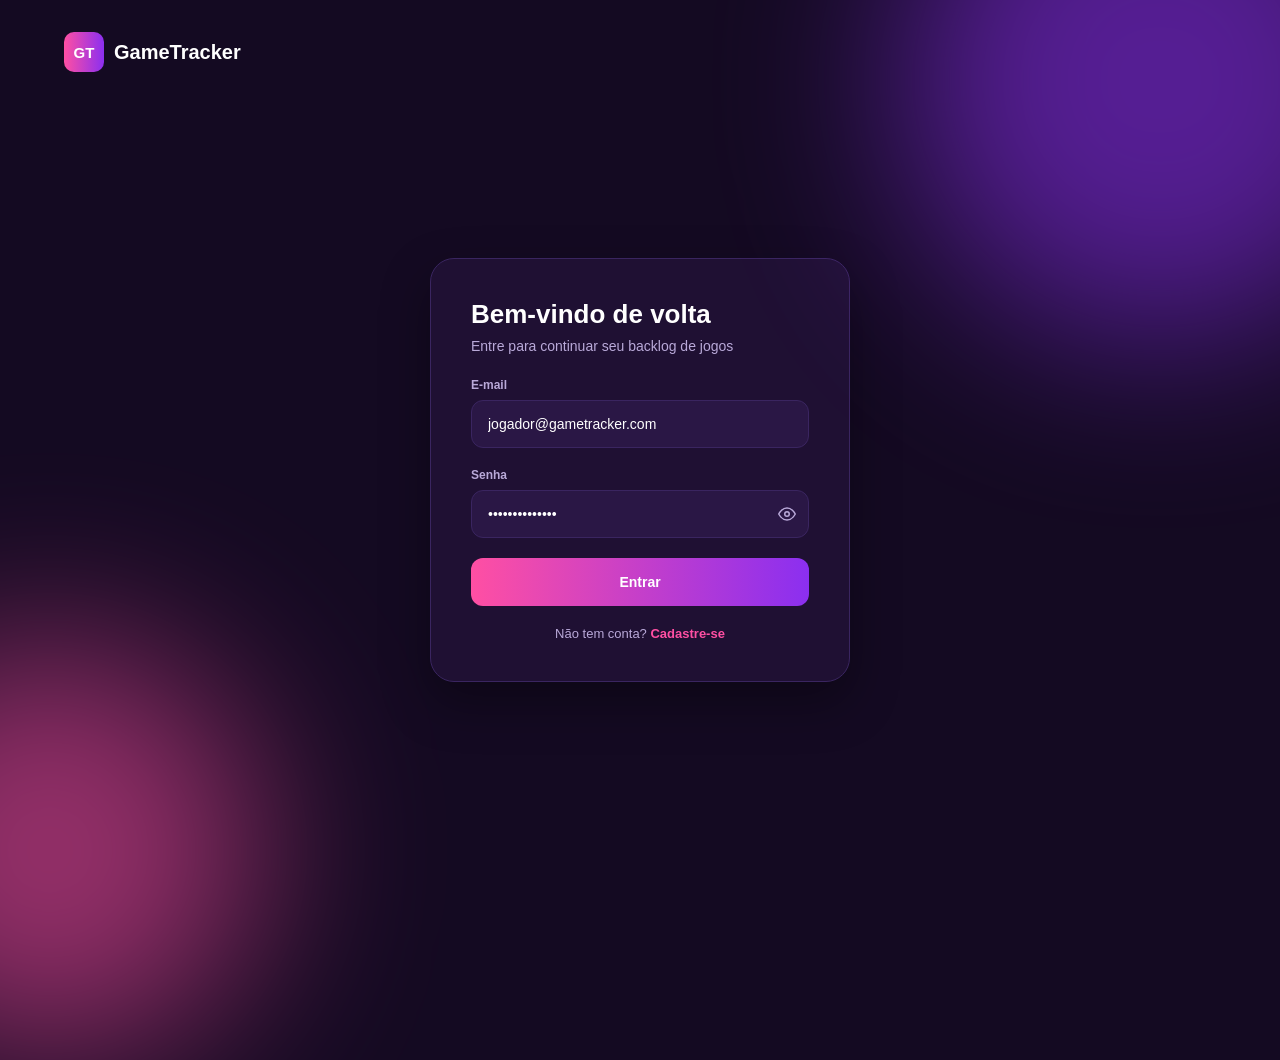
<file: index.html>
<!DOCTYPE html>
<html lang="pt-BR">
<head>
<meta charset="UTF-8">
<meta name="viewport" content="width=device-width, initial-scale=1.0">
<title>GameTracker · Entrar</title>
<link rel="icon" href="data:image/svg+xml,%3Csvg xmlns='http://www.w3.org/2000/svg' viewBox='0 0 40 40'%3E%3Cdefs%3E%3ClinearGradient id='g' x1='0' y1='0' x2='1' y2='1'%3E%3Cstop offset='0' stop-color='%23ff4fa3'/%3E%3Cstop offset='1' stop-color='%238b2ff0'/%3E%3C/linearGradient%3E%3C/defs%3E%3Crect width='40' height='40' rx='10' fill='url(%23g)'/%3E%3Ctext x='20' y='26' font-family='Arial' font-weight='bold' font-size='15' fill='white' text-anchor='middle'%3EGT%3C/text%3E%3C/svg%3E">
<!-- Projeto 100% offline: sem CDNs externos. Tipografia usa a stack de fontes do sistema (ver shared/base.css). -->
<link rel="stylesheet" href="shared/base.css">
<link rel="stylesheet" href="index.css">
</head>
<body class="page-login">

<div id="toast-container" class="toast-container" aria-live="polite"></div>

<div class="blob blob-pink blob-login-1" aria-hidden="true"></div>
<div class="blob blob-purple blob-login-2" aria-hidden="true"></div>

<header class="brand-header">
  <div class="brand">
    <div class="brand-mark">GT</div>
    <span class="brand-name">GameTracker</span>
  </div>
</header>

<main class="center-stage">
  <div class="card login-card">
    <h1 class="card-title">Bem-vindo de volta</h1>
    <p class="card-subtitle">Entre para continuar seu backlog de jogos</p>

    <form id="login-form" novalidate>
      <div class="field">
        <label for="login-email">E-mail</label>
        <input type="email" id="login-email" name="email" placeholder="voce@email.com" autocomplete="username" value="jogador@gametracker.com">
      </div>
      <div class="field">
        <label for="login-password">Senha</label>
        <div class="password-wrap">
          <input type="password" id="login-password" name="password" placeholder="••••••••" autocomplete="current-password" value="gametracker123">
          <button type="button" id="toggle-password" class="password-toggle" aria-label="Mostrar senha" aria-pressed="false">
            <svg id="icon-eye" xmlns="http://www.w3.org/2000/svg" viewBox="0 0 24 24" fill="none" stroke="currentColor" stroke-width="2" stroke-linecap="round" stroke-linejoin="round">
              <path d="M1 12s4-8 11-8 11 8 11 8-4 8-11 8-11-8-11-8Z"></path>
              <circle cx="12" cy="12" r="3"></circle>
            </svg>
            <svg id="icon-eye-off" hidden xmlns="http://www.w3.org/2000/svg" viewBox="0 0 24 24" fill="none" stroke="currentColor" stroke-width="2" stroke-linecap="round" stroke-linejoin="round">
              <path d="M17.94 17.94A10.94 10.94 0 0 1 12 20c-7 0-11-8-11-8a21.8 21.8 0 0 1 5.06-6.06"></path>
              <path d="M9.9 4.24A10.94 10.94 0 0 1 12 4c7 0 11 8 11 8a21.8 21.8 0 0 1-2.16 3.19"></path>
              <path d="M14.12 14.12a3 3 0 1 1-4.24-4.24"></path>
              <line x1="1" y1="1" x2="23" y2="23"></line>
            </svg>
          </button>
        </div>
      </div>
      <p id="login-error" class="field-error" role="alert" hidden></p>
      <button type="submit" class="btn btn-primary btn-block">Entrar</button>
      <p class="helper-line">
        Não tem conta? <a href="#" id="signup-link" class="link-strong">Cadastre-se</a>
      </p>
    </form>
  </div>
</main>

<script src="shared/data.js"></script>
<script src="shared/ui.js"></script>
<script src="script.js"></script>
</body>
</html>
</file>
<file: shared/base.css>
/* =========================================================
   GameTracker — Base compartilhada entre todas as telas
   (design tokens extraídos do Figma, reset e componentes
   reutilizados em mais de uma tela: botões, cards, campos,
   toasts, modal de confirmação, blobs decorativos, etc.)
   ========================================================= */
:root {
  --bg: #140a22;
  --card-bg: #1f1033;
  --input-bg: #2a1745;
  --border: #3a2560;
  --text-white: #ffffff;
  --text-muted: #b9a9d9;
  --pink: #ff4fa3;
  --purple: #8b2ff0;
  --tag-neutral: #6b5c94;
  --danger: #ef4444;
  --danger-bg: rgba(239, 68, 68, 0.12);
  --gradient: linear-gradient(90deg, var(--pink) 0%, var(--purple) 100%);
  --radius-lg: 24px;
  --radius-md: 16px;
  --radius-sm: 12px;
  --radius-xs: 10px;
  --radius-pill: 999px;
  --shadow-card: 0 20px 48px 0 rgba(0, 0, 0, 0.35);
  --container-max: 1312px;
  --side-pad: 64px;
}

* { box-sizing: border-box; }

/* Garante que o atributo [hidden] sempre vença regras de display mais específicas (ex.: .btn). */
[hidden] { display: none !important; }

html, body {
  margin: 0;
  padding: 0;
  background: var(--bg);
  color: var(--text-white);
  font-family: 'Inter', -apple-system, BlinkMacSystemFont, 'Segoe UI', Roboto, sans-serif;
  min-height: 100%;
}

body {
  overflow-x: hidden;
  position: relative;
  min-height: 100vh;
}

h1, h2, p, ul { margin: 0; }

button, input {
  font-family: inherit;
  color: inherit;
}

a { color: inherit; text-decoration: none; }

/* ---------------------------------------------------------
   Decorative background blobs (posições específicas ficam
   no CSS de cada tela: index.css / jogo.css)
   --------------------------------------------------------- */
.blob {
  position: absolute;
  border-radius: 50%;
  filter: blur(90px);
  opacity: 0.55;
  pointer-events: none;
  z-index: 0;
}
.blob-pink { background: var(--pink); }
.blob-purple { background: var(--purple); }

/* ---------------------------------------------------------
   Layout shells (biblioteca + jogo)
   --------------------------------------------------------- */
.page-shell {
  position: relative;
  z-index: 1;
  max-width: 1440px;
  margin: 0 auto;
  padding: 32px var(--side-pad) 48px;
  min-height: 100vh;
  display: flex;
  flex-direction: column;
}

.center-stage {
  flex: 1 0 0;
  display: flex;
  align-items: center;
  justify-content: center;
  min-height: 0;
  padding: 40px 16px;
}

.brand { display: flex; align-items: center; gap: 10px; }

.brand-mark {
  width: 40px;
  height: 40px;
  border-radius: var(--radius-xs);
  background: var(--gradient);
  display: flex;
  align-items: center;
  justify-content: center;
  font-weight: 700;
  font-size: 15px;
  flex-shrink: 0;
}

.brand-name { font-weight: 700; font-size: 20px; }

/* ---------------------------------------------------------
   Cards (login + jogo)
   --------------------------------------------------------- */
.card {
  background: var(--card-bg);
  border: 1px solid var(--border);
  border-radius: var(--radius-lg);
  box-shadow: var(--shadow-card);
  padding: 40px;
  width: 100%;
}

.card-title { font-size: 26px; font-weight: 700; margin-bottom: 8px; }
.card-subtitle { font-size: 14px; color: var(--text-muted); margin-bottom: 24px; }

/* ---------------------------------------------------------
   Form fields (login + jogo)
   --------------------------------------------------------- */
.field { display: flex; flex-direction: column; gap: 8px; margin-bottom: 20px; }
.field-label, .field label {
  font-size: 12px;
  font-weight: 600;
  color: var(--text-muted);
}

.field input[type="text"],
.field input[type="email"],
.field input[type="password"] {
  background: var(--input-bg);
  border: 1px solid var(--border);
  border-radius: var(--radius-sm);
  height: 48px;
  padding: 0 16px;
  font-size: 14px;
  color: var(--text-white);
  width: 100%;
  transition: border-color .15s ease, box-shadow .15s ease;
}

.field input::placeholder { color: var(--text-muted); }

.field input:focus {
  outline: none;
  border-color: var(--pink);
  box-shadow: 0 0 0 3px rgba(255, 79, 163, 0.22);
}

.field input.invalid { border-color: var(--danger); }

.field-error {
  font-size: 12px;
  color: var(--danger);
  margin: -4px 0 0;
}

/* ---------------------------------------------------------
   Buttons (login + biblioteca + jogo)
   --------------------------------------------------------- */
.btn {
  border: none;
  cursor: pointer;
  border-radius: var(--radius-sm);
  font-weight: 700;
  font-size: 14px;
  height: 48px;
  padding: 0 20px;
  display: inline-flex;
  align-items: center;
  justify-content: center;
  gap: 6px;
  transition: transform .08s ease, filter .15s ease, opacity .15s ease;
  white-space: nowrap;
}

.btn:active { transform: scale(0.98); }
.btn:focus-visible { outline: 2px solid var(--pink); outline-offset: 2px; }

.btn-block { width: 100%; }

.btn-primary { background: var(--gradient); color: #fff; }
.btn-primary:hover { filter: brightness(1.08); }
.btn-primary:disabled { opacity: 0.6; cursor: not-allowed; }

.btn-secondary { background: var(--input-bg); border: 1px solid var(--border); color: var(--text-muted); }
.btn-secondary:hover { color: #fff; border-color: var(--pink); }

.btn-ghost { background: transparent; border: 1px solid var(--border); color: var(--text-muted); }
.btn-ghost:hover { color: #fff; border-color: var(--pink); }

.btn-danger { background: var(--danger-bg); border: 1px solid rgba(239,68,68,0.4); color: #fca5a5; }
.btn-danger:hover { background: rgba(239,68,68,0.2); }

.btn-danger-solid { background: var(--danger); color: #fff; }
.btn-danger-solid:hover { filter: brightness(1.1); }

.btn-sm { height: 40px; padding: 0 18px; font-size: 14px; }

.icon-btn {
  width: 36px;
  height: 36px;
  border-radius: var(--radius-xs);
  background: var(--input-bg);
  border: 1px solid var(--border);
  color: #fff;
  font-size: 16px;
  font-weight: 700;
  cursor: pointer;
  display: inline-flex;
  align-items: center;
  justify-content: center;
}
.icon-btn:hover { border-color: var(--pink); }

/* ---------------------------------------------------------
   App header (biblioteca + jogo)
   --------------------------------------------------------- */
.app-header {
  position: relative;
  z-index: 1;
  display: flex;
  align-items: center;
  justify-content: space-between;
  margin-bottom: 32px;
}

.app-body {
  position: relative;
  z-index: 1;
  flex: 1 0 0;
  display: flex;
  flex-direction: column;
  gap: 28px;
  min-height: 0;
}

/* ---------------------------------------------------------
   Toasts (login + biblioteca + jogo)
   --------------------------------------------------------- */
.toast-container {
  position: fixed;
  top: 20px;
  right: 20px;
  z-index: 1000;
  display: flex;
  flex-direction: column;
  gap: 10px;
  max-width: calc(100vw - 40px);
}

.toast {
  background: var(--card-bg);
  border: 1px solid var(--border);
  border-left: 4px solid var(--pink);
  border-radius: var(--radius-sm);
  padding: 12px 16px;
  font-size: 13px;
  font-weight: 600;
  box-shadow: var(--shadow-card);
  animation: toast-in .2s ease;
  max-width: 320px;
}

.toast.danger { border-left-color: var(--danger); }

@keyframes toast-in {
  from { opacity: 0; transform: translateX(12px); }
  to { opacity: 1; transform: translateX(0); }
}

/* ---------------------------------------------------------
   Modal de confirmação — substitui window.confirm (biblioteca + jogo)
   --------------------------------------------------------- */
.modal-overlay {
  position: fixed;
  inset: 0;
  background: rgba(10, 5, 18, 0.6);
  backdrop-filter: blur(2px);
  display: flex;
  align-items: center;
  justify-content: center;
  z-index: 2000;
  padding: 20px;
}

.modal-card {
  background: var(--card-bg);
  border: 1px solid var(--border);
  border-radius: var(--radius-lg);
  box-shadow: var(--shadow-card);
  padding: 28px;
  width: 100%;
  max-width: 380px;
  animation: toast-in .15s ease;
}

.modal-title { font-size: 15px; line-height: 1.5; margin-bottom: 24px; }
.modal-actions { display: flex; gap: 12px; }
.modal-actions .btn { flex: 1; }

/* =========================================================
   Responsive — Tablet
   ========================================================= */
@media (max-width: 1024px) {
  :root { --side-pad: 40px; }
}

/* =========================================================
   Responsive — Mobile (telas Figma "Mobile")
   ========================================================= */
@media (max-width: 640px) {
  :root { --side-pad: 20px; }

  .page-shell { padding: 24px 20px 40px; }

  .brand-mark { width: 32px; height: 32px; font-size: 13px; }
  .brand-name { font-size: 17px; }

  .card { padding: 28px 24px; border-radius: 20px; }
  .card-title { font-size: 22px; }

  .app-header { margin-bottom: 24px; }

  .blob { filter: blur(60px); opacity: 0.4; }
}
</file>
<file: index.css>
/* =========================================================
   GameTracker — Tela de Login (index.html)
   Depende de shared/base.css (tokens, reset, botões, cards,
   campos, toasts).
   ========================================================= */

/* ---------------------------------------------------------
   Blobs decorativos desta tela
   --------------------------------------------------------- */
.blob-login-1 { width: 420px; height: 420px; left: -160px; top: 640px; }
.blob-login-2 { width: 520px; height: 520px; right: -140px; top: -180px; }

/* ---------------------------------------------------------
   Cabeçalho da marca (exclusivo do login — biblioteca/jogo
   usam .app-header)
   --------------------------------------------------------- */
.brand-header {
  position: relative;
  z-index: 1;
  padding: 32px var(--side-pad) 0;
}

body.page-login .center-stage { min-height: calc(100vh - 104px); }

/* ---------------------------------------------------------
   Card de login
   --------------------------------------------------------- */
.login-card { max-width: 420px; }

/* ---------------------------------------------------------
   Campo de senha com botão de mostrar/ocultar ("olhinho")
   --------------------------------------------------------- */
.password-wrap { position: relative; }
.password-wrap input { padding-right: 44px; }

.password-toggle {
  position: absolute;
  right: 4px;
  top: 50%;
  transform: translateY(-50%);
  width: 36px;
  height: 36px;
  background: none;
  border: none;
  border-radius: var(--radius-xs);
  color: var(--text-muted);
  cursor: pointer;
  display: flex;
  align-items: center;
  justify-content: center;
}

.password-toggle:hover { color: #fff; }
.password-toggle:focus-visible { outline: 2px solid var(--pink); outline-offset: 2px; }
.password-toggle svg { width: 18px; height: 18px; }

/* ---------------------------------------------------------
   Link "Cadastre-se"
   --------------------------------------------------------- */
.helper-line {
  text-align: center;
  font-size: 13px;
  color: var(--text-muted);
  margin-top: 20px;
}

.link-strong { color: var(--pink); font-weight: 700; cursor: pointer; }
.link-strong:hover { text-decoration: underline; }

/* =========================================================
   Responsive — Mobile
   ========================================================= */
@media (max-width: 640px) {
  .brand-header { padding: 24px 20px 0; }
}
</file>
<file: biblioteca/biblioteca.css>
/* =========================================================
   GameTracker — Tela da Biblioteca (biblioteca.html)
   Depende de ../shared/base.css (tokens, reset, botões,
   page-shell, app-header, app-body, toasts, modal).
   ========================================================= */

.header-actions { display: flex; align-items: center; gap: 10px; }

.page-title h1 { font-size: 28px; font-weight: 700; }
.page-title p { font-size: 14px; color: var(--text-muted); margin-top: 4px; }

/* ---------------------------------------------------------
   Filter tabs
   --------------------------------------------------------- */
.filter-tabs { display: flex; flex-wrap: wrap; gap: 10px; }

.tab {
  background: var(--input-bg);
  border: 1px solid var(--border);
  color: var(--text-muted);
  border-radius: var(--radius-pill);
  padding: 8px 16px;
  font-size: 13px;
  font-weight: 600;
  cursor: pointer;
}

.tab:hover { color: #fff; }
.tab.active { background: var(--pink); border-color: var(--pink); color: #fff; }

.label-short { display: none; }

/* ---------------------------------------------------------
   Games grid + cards
   --------------------------------------------------------- */
.games-grid {
  display: grid;
  grid-template-columns: repeat(auto-fill, minmax(300px, 1fr));
  gap: 24px;
}

.game-card {
  background: var(--card-bg);
  border: 1px solid var(--border);
  border-radius: var(--radius-md);
  padding: 16px;
  display: flex;
  flex-direction: column;
  gap: 12px;
  cursor: pointer;
  transition: border-color .15s ease, transform .1s ease;
  position: relative;
}

.game-card:hover { border-color: var(--pink); transform: translateY(-2px); }

.game-thumb {
  height: 150px;
  border-radius: var(--radius-sm);
  background: var(--gradient);
  background-size: cover;
  background-position: center;
  position: relative;
  display: flex;
  align-items: center;
  justify-content: center;
  overflow: hidden;
}

.game-thumb-letter {
  font-size: 48px;
  font-weight: 800;
  color: rgba(255, 255, 255, 0.35);
  user-select: none;
  pointer-events: none;
}

.game-delete {
  position: absolute;
  top: 8px;
  right: 8px;
  width: 30px;
  height: 30px;
  border-radius: var(--radius-xs);
  background: rgba(20, 10, 34, 0.55);
  border: 1px solid rgba(255,255,255,0.25);
  color: #fff;
  cursor: pointer;
  display: flex;
  align-items: center;
  justify-content: center;
  font-size: 14px;
  backdrop-filter: blur(4px);
  opacity: 0;
  transition: opacity .15s ease, background .15s ease;
}

.game-card:hover .game-delete,
.game-delete:focus-visible { opacity: 1; }

.game-delete:hover { background: rgba(239,68,68,0.75); border-color: transparent; }

.game-title { font-size: 16px; font-weight: 700; }
.game-meta { font-size: 12px; color: var(--text-muted); }

.game-footer {
  display: flex;
  align-items: center;
  justify-content: space-between;
}

.status-badge {
  display: inline-flex;
  align-items: center;
  padding: 4px 10px;
  border-radius: var(--radius-pill);
  font-size: 11px;
  font-weight: 700;
  color: #fff;
}

.status-badge.fila { background: var(--tag-neutral); }
.status-badge.jogando { background: var(--pink); }
.status-badge.platinado { background: var(--purple); }

.game-rating { font-size: 14px; font-weight: 700; color: var(--pink); letter-spacing: 1px; }
.game-rating.empty { color: var(--text-muted); }

/* ---------------------------------------------------------
   Empty state
   --------------------------------------------------------- */
.empty-state {
  border: 1px dashed var(--border);
  border-radius: var(--radius-md);
  padding: 56px 24px;
  text-align: center;
}
.empty-title { font-size: 16px; font-weight: 700; margin-bottom: 6px; }
.empty-subtitle { font-size: 13px; color: var(--text-muted); }

/* =========================================================
   Responsive — Tablet
   ========================================================= */
@media (max-width: 1024px) {
  .games-grid { grid-template-columns: repeat(auto-fill, minmax(260px, 1fr)); }
}

/* =========================================================
   Responsive — Mobile
   ========================================================= */
@media (max-width: 640px) {
  .app-header { flex-wrap: wrap; row-gap: 10px; }
  .header-actions { gap: 8px; }
  .header-actions .btn-sm { padding: 0 14px; font-size: 13px; height: 36px; }

  .page-title h1 { font-size: 22px; }

  .filter-tabs { gap: 8px; }
  .tab { padding: 6px 12px; font-size: 12px; }
  .label-full { display: none; }
  .label-short { display: inline; }

  .games-grid { grid-template-columns: 1fr; gap: 16px; }
  .game-delete { opacity: 1; }
}

@media (max-width: 380px) {
  .header-actions .btn-sm { font-size: 12px; padding: 0 10px; }
}
</file>
<file: jogo/jogo.css>
/* =========================================================
   GameTracker — Tela de Adicionar/Editar Jogo (jogo.html)
   Depende de ../shared/base.css (tokens, reset, botões, card,
   campos, page-shell, app-header, app-body, toasts, modal).
   ========================================================= */

/* ---------------------------------------------------------
   Blobs decorativos desta tela
   --------------------------------------------------------- */
.blob-form-1 { width: 420px; height: 420px; right: -140px; top: -160px; }
.blob-form-2 { width: 480px; height: 480px; left: -200px; top: 500px; }

/* ---------------------------------------------------------
   Cabeçalho (botão voltar + título)
   --------------------------------------------------------- */
/* .app-header (base.css) ocupa a largura inteira do .page-shell, então o
   cabeçalho ficava colado na borda esquerda enquanto só o .form-card era
   centralizado — os dois nunca alinhavam, dando a impressão de que nada
   estava centralizado. Restringir a mesma largura máxima do card e
   centralizar o cabeçalho faz os dois compartilharem a borda esquerda. */
.form-header { justify-content: flex-start; gap: 10px; width: 100%; max-width: 480px; margin: 0 auto 32px; }
.header-title { font-weight: 700; font-size: 20px; }

/* ---------------------------------------------------------
   Card do formulário
   --------------------------------------------------------- */
.form-card { max-width: 480px; }

/* O <main> desta tela combina .app-body (flex-direction: column) com
   .center-stage — ou seja, o eixo principal do flex é vertical, controlado
   por justify-content (não align-items). O card cresceu com o campo de capa
   (commit "capas aos jogos") e passou a ultrapassar a altura do
   .center-stage em telas mais baixas. Com justify-content: center puro, o
   excesso "vaza" simetricamente para cima e para baixo — e a parte de cima
   fica fora da área rolável, inacessível. "safe center" resolve os dois
   casos: centraliza normalmente quando o card cabe, e só recua para o topo
   (sempre rolável) quando ele é alto demais para a tela. */
.center-stage { justify-content: safe center; }

/* ---------------------------------------------------------
   Capa do jogo (upload + preview)
   --------------------------------------------------------- */
.field-cover { margin-bottom: 24px; }

.cover-upload { display: flex; align-items: center; gap: 16px; flex-wrap: wrap; }

.cover-preview {
  width: 96px;
  height: 96px;
  flex-shrink: 0;
  border-radius: var(--radius-sm);
  background: var(--gradient);
  border: 1px solid var(--border);
  display: flex;
  align-items: center;
  justify-content: center;
  overflow: hidden;
}

.cover-placeholder { width: 46px; height: 46px; color: var(--text-white); opacity: 0.85; }

.cover-preview-img { width: 100%; height: 100%; object-fit: cover; display: block; }

.cover-upload-actions { display: flex; flex-wrap: wrap; gap: 8px; }

.field-hint { font-size: 11px; color: var(--text-muted); margin: 8px 0 0; }

/* ---------------------------------------------------------
   Status toggle
   --------------------------------------------------------- */
.status-toggle { display: flex; gap: 8px; }

.status-btn {
  flex: 1;
  background: var(--input-bg);
  border: 1px solid var(--border);
  color: var(--text-muted);
  border-radius: var(--radius-xs);
  padding: 10px 8px;
  font-size: 12px;
  font-weight: 600;
  cursor: pointer;
}

.status-btn:hover { color: #fff; }
.status-btn.active { background: var(--pink); border-color: var(--pink); color: #fff; }

/* ---------------------------------------------------------
   Star rating input
   --------------------------------------------------------- */
.field-rating { margin-bottom: 28px; }

.star-input { display: flex; gap: 6px; }

.star {
  background: none;
  border: none;
  font-size: 26px;
  line-height: 1;
  color: var(--text-muted);
  cursor: pointer;
  padding: 0;
}

.star.filled { color: var(--pink); }

/* ---------------------------------------------------------
   Form actions
   --------------------------------------------------------- */
.form-actions { display: flex; flex-wrap: wrap; gap: 12px; margin-top: 4px; }
.form-actions .btn { flex: 1; }
.form-actions .btn-danger { flex: 0 0 100%; margin-bottom: 4px; order: -1; }

/* =========================================================
   Responsive — Mobile
   ========================================================= */
@media (max-width: 640px) {
  .form-card { padding: 28px 22px; }
  .form-actions { flex-direction: column-reverse; }
  .form-actions .btn-danger { order: 2; margin-top: 4px; margin-bottom: 0; }

  .status-toggle { flex-direction: column; }
}
</file>
